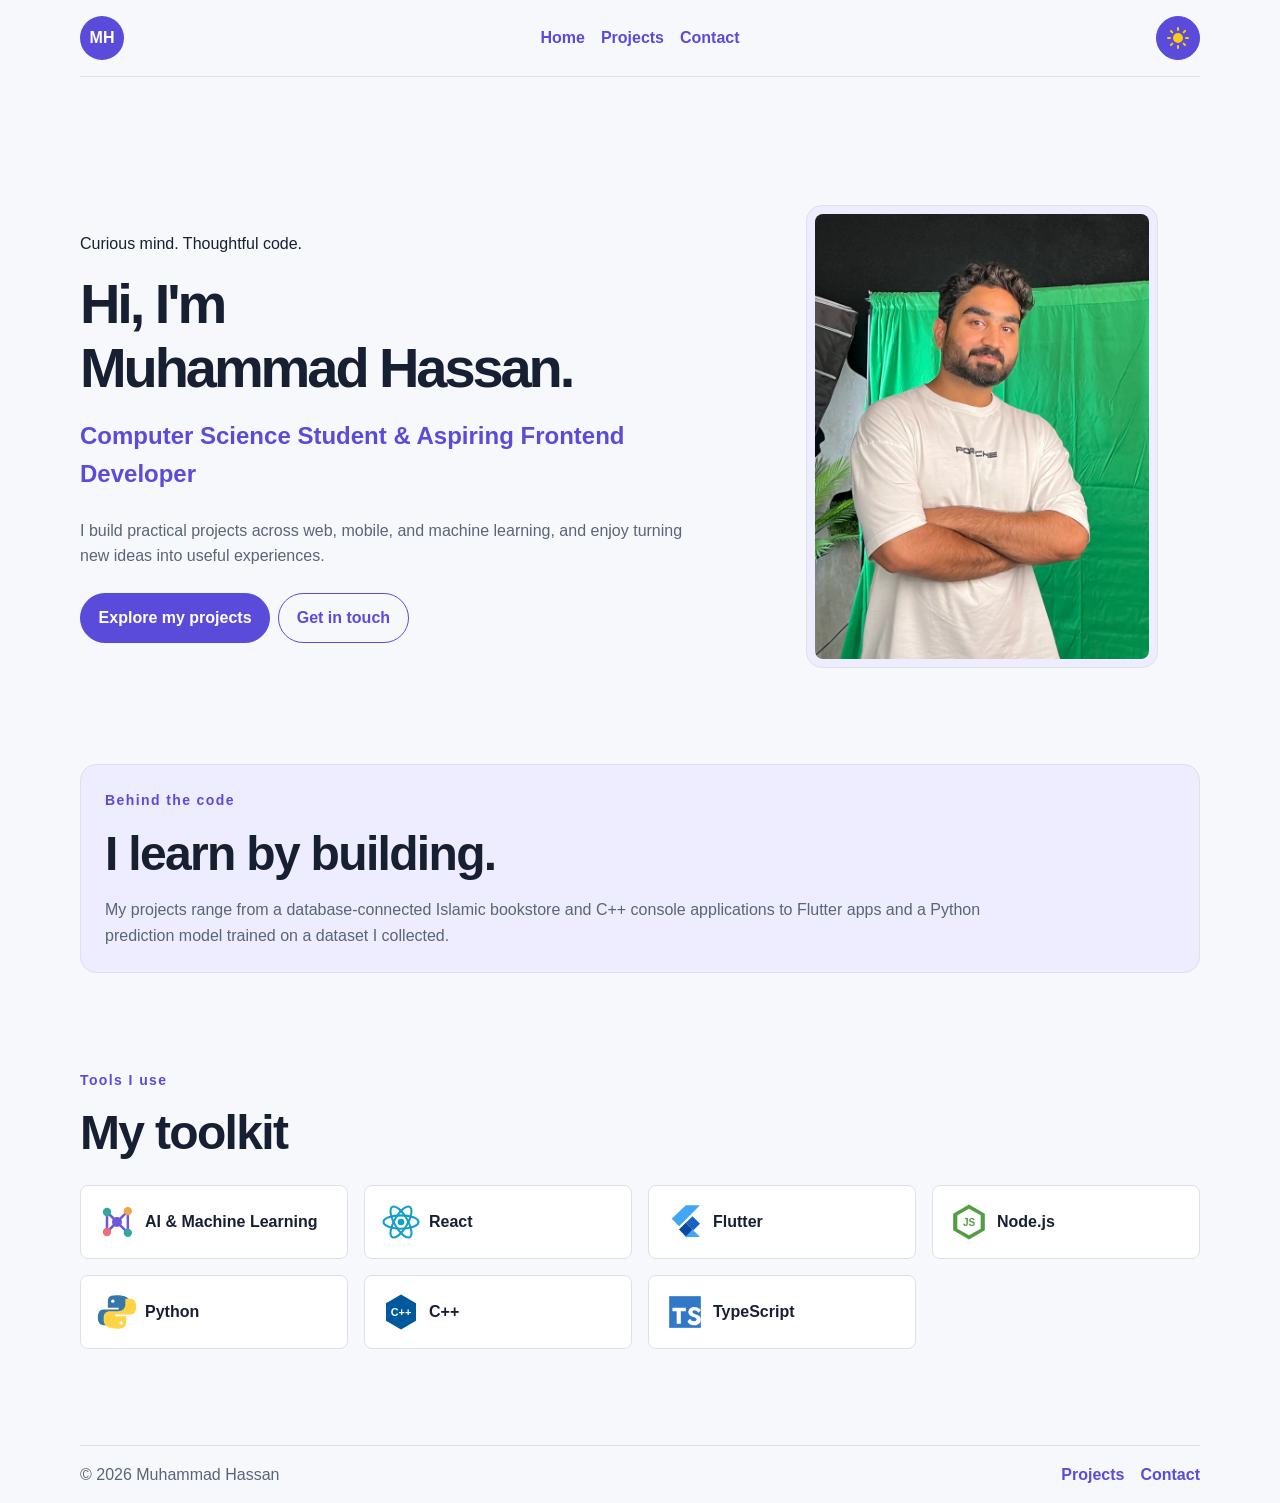
<file: index.html>
<!doctype html>
<html lang="en">
  <head>
    <meta charset="utf-8">
    <meta name="viewport" content="width=device-width, initial-scale=1">
    <meta name="description" content="Meet Muhammad Hassan, a computer science student exploring software development, AI, and machine learning.">
    <title>Muhammad Hassan | Home</title>
    <link rel="icon" href="favicon.ico" sizes="any">
    <link rel="icon" href="assets/icons/code.svg" type="image/svg+xml">
    <link rel="stylesheet" href="styles.css">
    <script src="theme.js" defer></script>
  </head>
  <body>
    <header>
      <a href="index.html" aria-label="Muhammad Hassan home">MH</a>
      <nav aria-label="Main navigation">
        <ul>
          <li><a href="index.html" aria-current="page">Home</a></li>
          <li><a href="projects.html">Projects</a></li>
          <li><a href="contact.html">Contact</a></li>
        </ul>
      </nav>
      <button class="theme-toggle" id="theme-toggle" type="button" aria-label="Toggle dark mode" aria-pressed="false"><img class="theme-icon theme-icon-sun" src="assets/icons/sun.svg" alt="" width="24" height="24"><img class="theme-icon theme-icon-moon" src="assets/icons/moon.svg" alt="" width="24" height="24"></button>
    </header>

    <main>
      <section class="home-hero" aria-labelledby="intro-heading">
        <div class="hero-copy">
          <p class="hero-kicker">Curious mind. Thoughtful code.</p>
          <h1 id="intro-heading">Hi, I'm<br>Muhammad Hassan.</h1>
          <p class="hero-role">Computer Science Student &amp; Aspiring Frontend Developer</p>
          <p class="hero-description">I build practical projects across web, mobile, and machine learning, and enjoy turning new ideas into useful experiences.</p>
          <div class="hero-actions">
            <a class="button-link" href="projects.html">Explore my projects</a>
            <a class="button-link button-link-secondary" href="contact.html">Get in touch</a>
          </div>
        </div>
        <div class="profile-frame">
          <img class="profile-photo" src="assets/images/hassan.webp" alt="Muhammad Hassan, computer science student" width="418" height="557" fetchpriority="high">
        </div>
      </section>

      <section class="about-section" aria-labelledby="about-heading">
        <p class="section-kicker">Behind the code</p>
        <h2 id="about-heading">I learn by building.</h2>
        <p>My projects range from a database-connected Islamic bookstore and C++ console applications to Flutter apps and a Python prediction model trained on a dataset I collected.</p>
      </section>

      <section class="skills-section" aria-labelledby="skills-heading">
        <p class="section-kicker">Tools I use</p>
        <h2 id="skills-heading">My toolkit</h2>
        <ul class="skill-grid">
          <li><img src="assets/technologies/ai-ml.svg" alt="AI and machine learning icon" width="48" height="48"><span>AI &amp; Machine Learning</span></li>
          <li><img src="assets/technologies/react.svg" alt="React icon" width="48" height="48"><span>React</span></li>
          <li><img src="assets/technologies/flutter.svg" alt="Flutter icon" width="48" height="48"><span>Flutter</span></li>
          <li><img src="assets/technologies/node.svg" alt="Node.js icon" width="48" height="48"><span>Node.js</span></li>
          <li><img src="assets/technologies/python.svg" alt="Python icon" width="48" height="48"><span>Python</span></li>
          <li><img src="assets/technologies/cpp.svg" alt="C++ icon" width="48" height="48"><span>C++</span></li>
          <li><img src="assets/technologies/typescript.svg" alt="TypeScript icon" width="48" height="48"><span>TypeScript</span></li>
        </ul>
      </section>
    </main>

    <footer>
      <p>&copy; 2026 Muhammad Hassan</p>
      <nav aria-label="Footer navigation">
        <ul>
          <li><a href="projects.html">Projects</a></li>
          <li><a href="contact.html">Contact</a></li>
        </ul>
      </nav>
    </footer>
  </body>
</html>
</file>
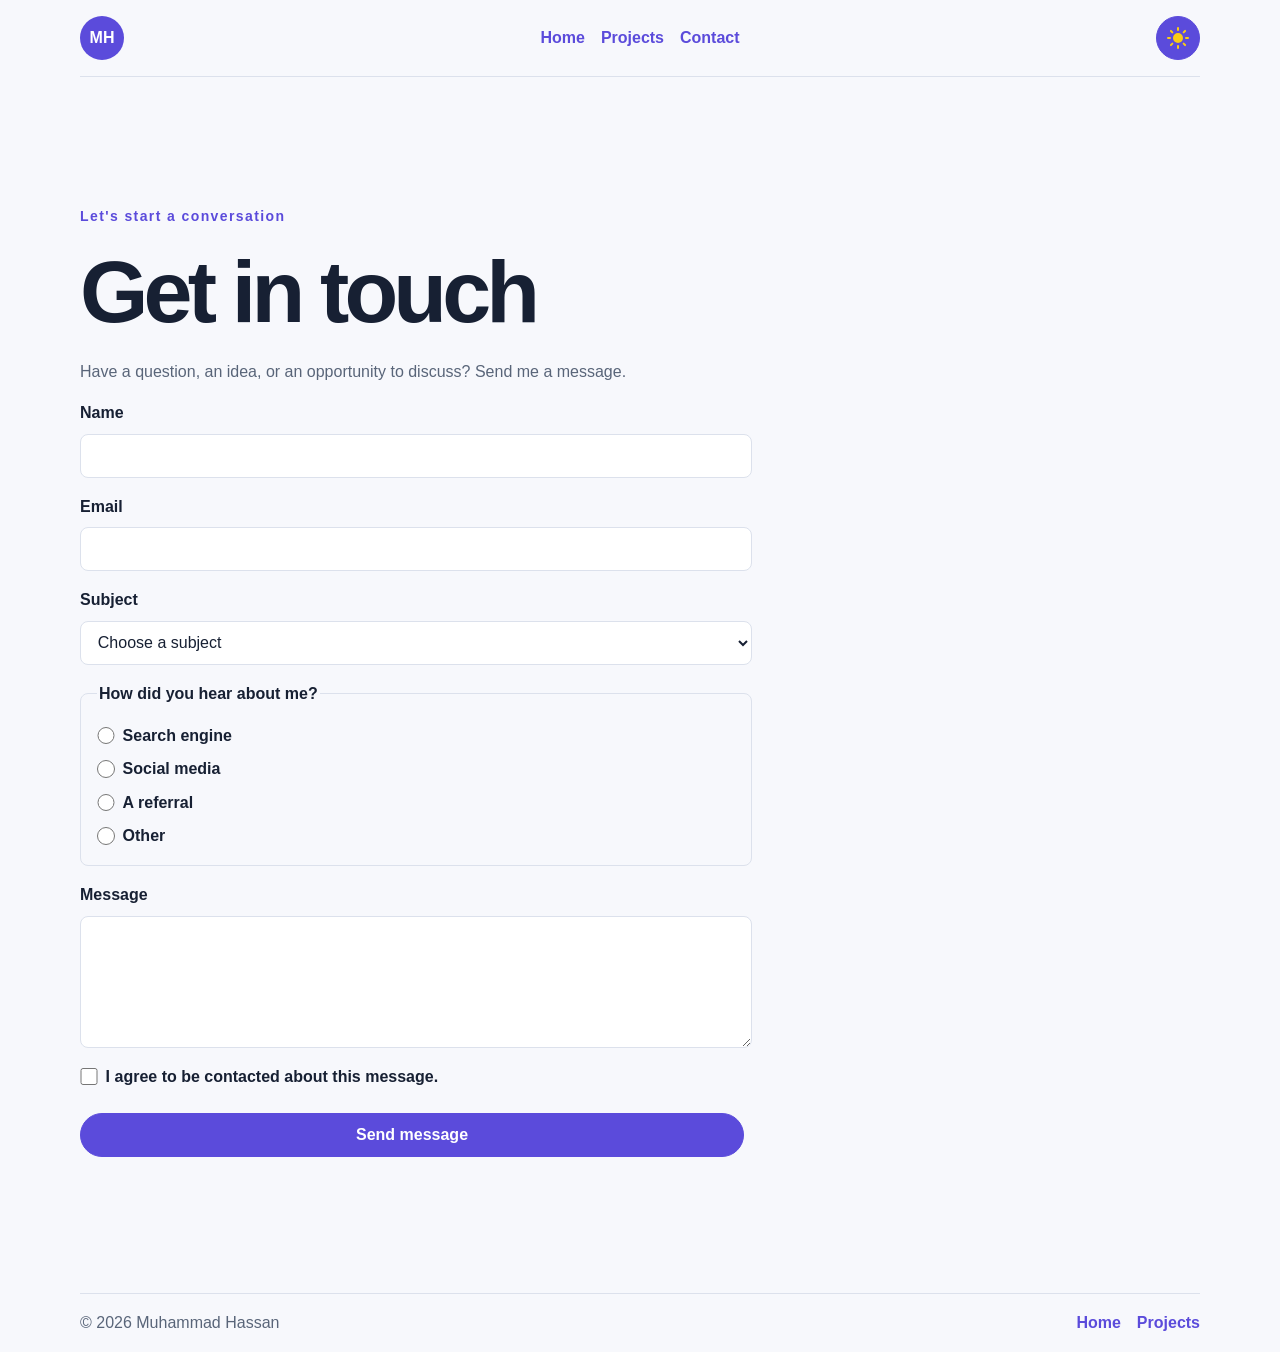
<file: contact.html>
<!doctype html>
<html lang="en">
  <head>
    <meta charset="utf-8">
    <meta name="viewport" content="width=device-width, initial-scale=1">
    <meta name="description" content="Contact Muhammad Hassan about software, web, mobile, and AI projects.">
    <title>Muhammad Hassan | Contact</title>
    <link rel="icon" href="favicon.ico" sizes="any">
    <link rel="icon" href="assets/icons/code.svg" type="image/svg+xml">
    <link rel="stylesheet" href="styles.css">
    <script src="theme.js" defer></script>
  </head>
  <body>
    <header>
      <a href="index.html" aria-label="Muhammad Hassan home">MH</a>
      <nav aria-label="Main navigation">
        <ul>
          <li><a href="index.html">Home</a></li>
          <li><a href="projects.html">Projects</a></li>
          <li><a href="contact.html" aria-current="page">Contact</a></li>
        </ul>
      </nav>
      <button class="theme-toggle" id="theme-toggle" type="button" aria-label="Toggle dark mode" aria-pressed="false"><img class="theme-icon theme-icon-sun" src="assets/icons/sun.svg" alt="" width="24" height="24"><img class="theme-icon theme-icon-moon" src="assets/icons/moon.svg" alt="" width="24" height="24"></button>
    </header>

    <main>
      <section aria-labelledby="contact-heading">
        <p>Let's start a conversation</p>
        <h1 id="contact-heading">Get in touch</h1>
        <p>Have a question, an idea, or an opportunity to discuss? Send me a message.</p>

        <form id="contact-form" novalidate>
          <div>
            <label for="name">Name</label>
            <input id="name" name="name" type="text" autocomplete="name" required minlength="3" aria-describedby="name-error" aria-invalid="false">
            <p class="field-error" id="name-error" aria-live="polite" hidden></p>
          </div>
          <div>
            <label for="email">Email</label>
            <input id="email" name="email" type="email" autocomplete="email" required aria-describedby="email-error" aria-invalid="false">
            <p class="field-error" id="email-error" aria-live="polite" hidden></p>
          </div>
          <div>
            <label for="subject">Subject</label>
            <select id="subject" name="subject" required aria-describedby="subject-error" aria-invalid="false">
              <option value="" selected disabled>Choose a subject</option>
              <option value="project">Project discussion</option>
              <option value="opportunity">Opportunity</option>
              <option value="question">A question</option>
              <option value="other">Other</option>
            </select>
            <p class="field-error" id="subject-error" aria-live="polite" hidden></p>
          </div>
          <fieldset aria-describedby="source-error">
            <legend>How did you hear about me?</legend>
            <div>
              <input id="source-search" name="source" type="radio" value="search" required aria-invalid="false">
              <label for="source-search">Search engine</label>
            </div>
            <div>
              <input id="source-social" name="source" type="radio" value="social" aria-invalid="false">
              <label for="source-social">Social media</label>
            </div>
            <div>
              <input id="source-referral" name="source" type="radio" value="referral" aria-invalid="false">
              <label for="source-referral">A referral</label>
            </div>
            <div>
              <input id="source-other" name="source" type="radio" value="other" aria-invalid="false">
              <label for="source-other">Other</label>
            </div>
            <p class="field-error" id="source-error" aria-live="polite" hidden></p>
          </fieldset>
          <div>
            <label for="message">Message</label>
            <textarea id="message" name="message" rows="6" required minlength="20" aria-describedby="message-error" aria-invalid="false"></textarea>
            <p class="field-error" id="message-error" aria-live="polite" hidden></p>
          </div>
          <div class="consent-row">
            <input id="consent" name="consent" type="checkbox" required aria-describedby="consent-error" aria-invalid="false">
            <label for="consent">I agree to be contacted about this message.</label>
          </div>
          <p class="field-error" id="consent-error" aria-live="polite" hidden></p>
          <button type="submit">Send message</button>
          <p id="form-status" aria-live="polite"></p>
        </form>
      </section>
    </main>

    <footer>
      <p>&copy; 2026 Muhammad Hassan</p>
      <nav aria-label="Footer navigation">
        <ul>
          <li><a href="index.html">Home</a></li>
          <li><a href="projects.html">Projects</a></li>
        </ul>
      </nav>
    </footer>
    <script src="contact.js" defer></script>
  </body>
</html>
</file>
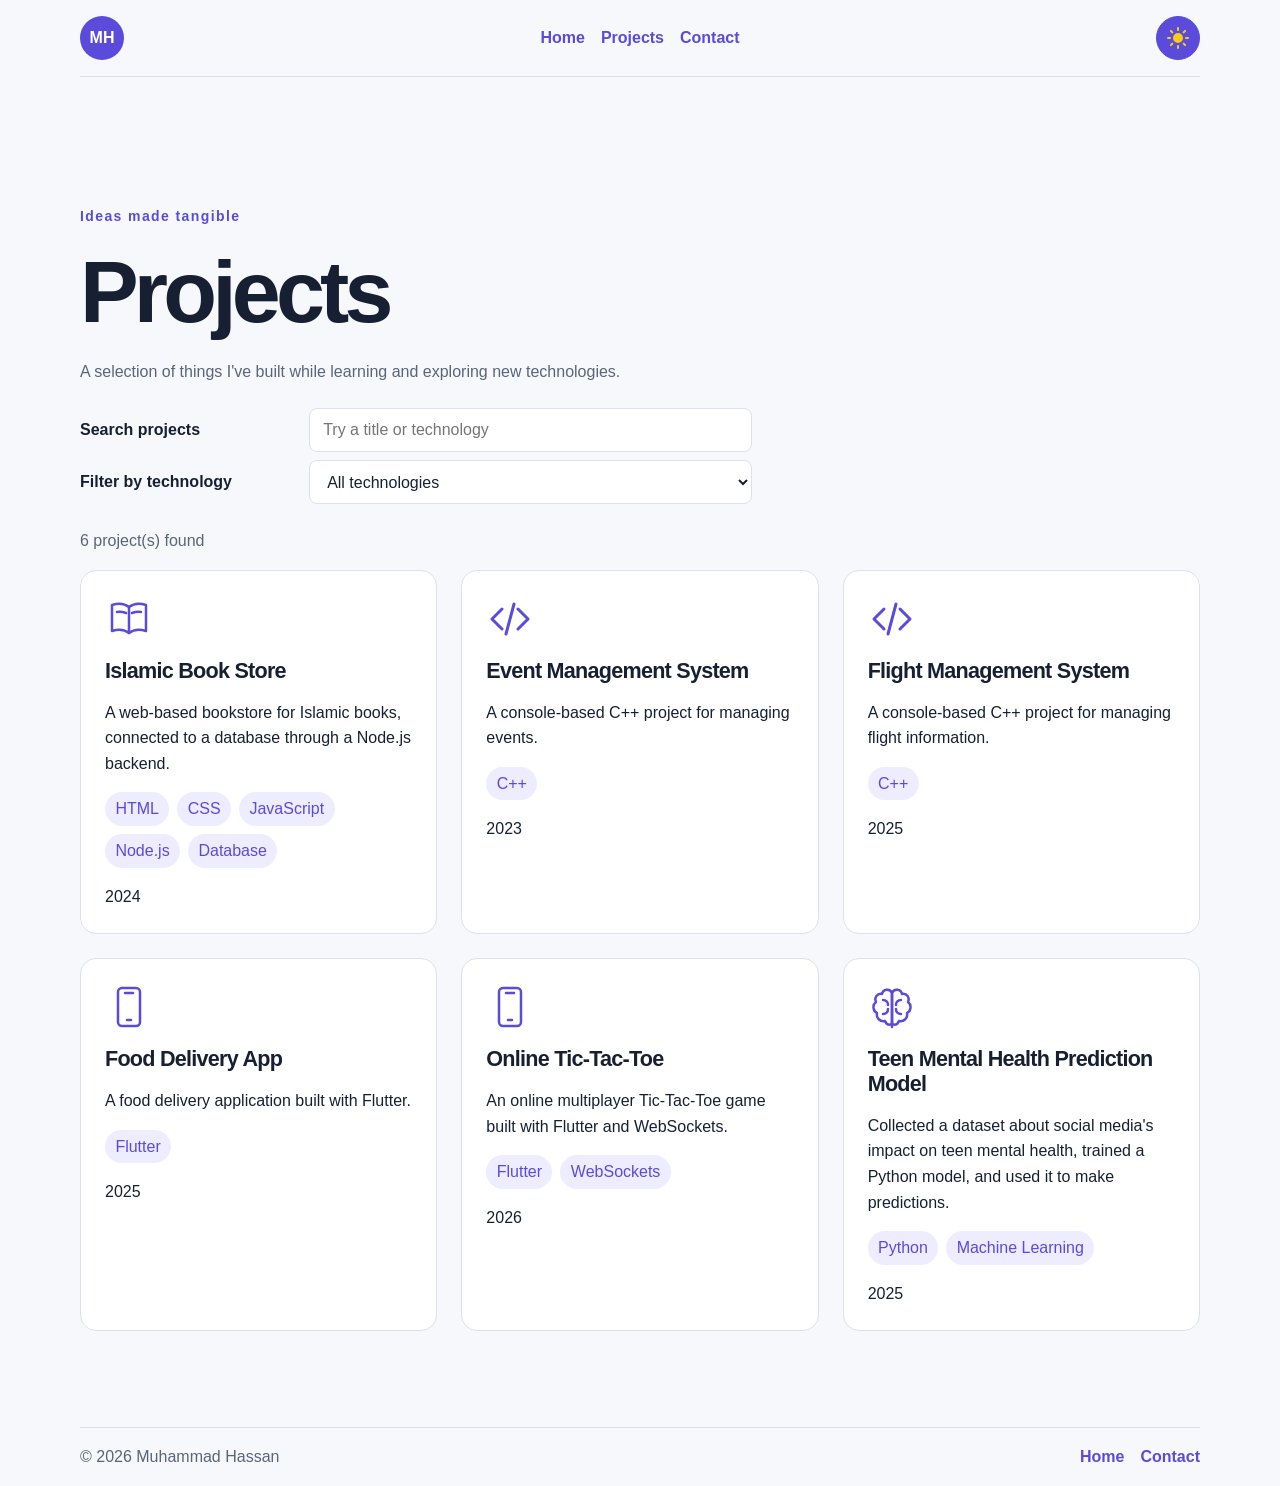
<file: projects.html>
<!doctype html>
<html lang="en">
  <head>
    <meta charset="utf-8">
    <meta name="viewport" content="width=device-width, initial-scale=1">
    <meta name="description" content="Browse projects by Muhammad Hassan, a computer science student exploring software development, AI, and machine learning.">
    <title>Muhammad Hassan | Projects</title>
    <link rel="icon" href="favicon.ico" sizes="any">
    <link rel="icon" href="assets/icons/code.svg" type="image/svg+xml">
    <link rel="stylesheet" href="styles.css">
    <script src="theme.js" defer></script>
  </head>
  <body>
    <header>
      <a href="index.html" aria-label="Muhammad Hassan home">MH</a>
      <nav aria-label="Main navigation">
        <ul>
          <li><a href="index.html">Home</a></li>
          <li><a href="projects.html" aria-current="page">Projects</a></li>
          <li><a href="contact.html">Contact</a></li>
        </ul>
      </nav>
      <button class="theme-toggle" id="theme-toggle" type="button" aria-label="Toggle dark mode" aria-pressed="false"><img class="theme-icon theme-icon-sun" src="assets/icons/sun.svg" alt="" width="24" height="24"><img class="theme-icon theme-icon-moon" src="assets/icons/moon.svg" alt="" width="24" height="24"></button>
    </header>

    <main>
      <section aria-labelledby="projects-heading">
        <p>Ideas made tangible</p>
        <h1 id="projects-heading">Projects</h1>
        <p>A selection of things I've built while learning and exploring new technologies.</p>
        <div id="project-controls">
          <label for="project-search">Search projects</label>
          <input id="project-search" name="search" type="search" placeholder="Try a title or technology">
          <label for="technology-filter">Filter by technology</label>
          <select id="technology-filter" name="technology">
            <option value="all">All technologies</option>
          </select>
        </div>
        <p id="project-result-count" aria-live="polite"></p>
        <div id="project-grid" class="project-grid" aria-label="Project list"></div>
      </section>
    </main>

    <footer>
      <p>&copy; 2026 Muhammad Hassan</p>
      <nav aria-label="Footer navigation">
        <ul>
          <li><a href="index.html">Home</a></li>
          <li><a href="contact.html">Contact</a></li>
        </ul>
      </nav>
    </footer>
    <script src="projects.js" defer></script>
  </body>
</html>
</file>
<file: styles.css>
*,
*::before,
*::after {
  box-sizing: border-box;
}

:root {
  --color-page: #f7f8fc;
  --color-surface: #ffffff;
  --color-text: #172033;
  --color-muted: #596579;
  --color-accent: #5b4bdb;
  --color-accent-hover: #4435b8;
  --color-on-accent: #ffffff;
  --color-border: #dce1ec;
  --color-highlight: #eeecff;
  --color-focus: #d45b21;
  --color-error: #b42318;
  --radius-small: 0.5rem;
  --radius-card: 1rem;
  --radius-pill: 999px;
  --space-1: 0.5rem;
  --space-2: 1rem;
  --space-3: 1.5rem;
  --space-4: 2rem;
  --space-5: 3rem;
  --content-width: 70rem;
}

@media (prefers-color-scheme: dark) {
  :root {
    --color-page: #0b1120;
    --color-surface: #141e30;
    --color-text: #e2e8f0;
    --color-muted: #a8b3c6;
    --color-accent: #b4a8ff;
    --color-accent-hover: #cbc2ff;
    --color-on-accent: #17132f;
    --color-border: #2b3850;
    --color-highlight: #282243;
    --color-focus: #ffb38a;
    --color-error: #ff958c;
  }
}

:root[data-theme="light"] {
  --color-page: #f7f8fc;
  --color-surface: #ffffff;
  --color-text: #172033;
  --color-muted: #596579;
  --color-accent: #5b4bdb;
  --color-accent-hover: #4435b8;
  --color-on-accent: #ffffff;
  --color-border: #dce1ec;
  --color-highlight: #eeecff;
  --color-focus: #d45b21;
  --color-error: #b42318;
}

:root[data-theme="dark"] {
  --color-page: #0b1120;
  --color-surface: #141e30;
  --color-text: #e2e8f0;
  --color-muted: #a8b3c6;
  --color-accent: #b4a8ff;
  --color-accent-hover: #cbc2ff;
  --color-on-accent: #17132f;
  --color-border: #2b3850;
  --color-highlight: #282243;
  --color-focus: #ffb38a;
  --color-error: #ff958c;
}

body {
  min-height: 100vh;
  margin: 0;
  background: var(--color-page);
  color: var(--color-text);
  font-family: "Segoe UI", Arial, sans-serif;
  line-height: 1.6;
}

img {
  display: block;
  max-width: 100%;
  height: auto;
}

a {
  color: var(--color-accent);
}

a:hover {
  color: var(--color-accent-hover);
}

:focus-visible {
  outline: 3px solid var(--color-focus);
}

header,
footer {
  display: flex;
  align-items: center;
  justify-content: space-between;
  gap: var(--space-2);
  width: 90%;
  max-width: var(--content-width);
  margin: 0 auto;
  padding-top: var(--space-2);
  padding-bottom: var(--space-2);
}

header {
  flex-wrap: wrap;
  border-bottom: 1px solid var(--color-border);
}

header > a {
  display: grid;
  width: 2.75rem;
  place-items: center;
  height: 2.75rem;
  border-radius: 50%;
  background: var(--color-accent);
  color: var(--color-on-accent);
  font-weight: 800;
  text-decoration: none;
}

header > a:hover {
  background: var(--color-accent-hover);
  color: var(--color-on-accent);
}

nav ul,
footer ul {
  display: flex;
  flex-wrap: wrap;
  gap: var(--space-2);
  margin: 0;
  padding: 0;
  list-style: none;
}

nav a {
  font-weight: 600;
  text-decoration: none;
}

main {
  width: 90%;
  max-width: var(--content-width);
  margin: 0 auto;
}

main > section {
  padding-top: clamp(2.5rem, 8vw, 6rem);
  padding-bottom: clamp(2.5rem, 8vw, 6rem);
}

h1,
h2,
h3,
p {
  margin-top: 0;
}

h1,
h2,
h3 {
  line-height: 1.15;
}

h1 {
  max-width: 40rem;
  margin-bottom: var(--space-2);
  font-size: clamp(2.5rem, 9vw, 5.5rem);
  letter-spacing: -0.055em;
}

h2 {
  margin-bottom: var(--space-2);
  font-size: clamp(1.75rem, 5vw, 3rem);
  letter-spacing: -0.035em;
}

main > section > p:first-child {
  color: var(--color-accent);
  font-size: 0.875rem;
  font-weight: 800;
  letter-spacing: 0.1em;
}

main > section > p {
  max-width: 40rem;
  color: var(--color-muted);
}

main > section:first-child {
  padding-top: clamp(3rem, 12vw, 8rem);
}

.home-hero {
  display: grid;
  grid-template-columns: 1fr;
  align-items: center;
  gap: var(--space-4);
}

.hero-copy h1 {
  max-width: 34rem;
  font-size: clamp(2rem, 6vw, 3.5rem);
}

.hero-role {
  color: var(--color-accent);
  font-size: clamp(1.15rem, 3vw, 1.5rem);
  font-weight: 700;
}

.hero-description {
  max-width: 38rem;
  color: var(--color-muted);
}

.hero-actions {
  display: flex;
  flex-wrap: wrap;
  gap: var(--space-1);
  margin-top: var(--space-3);
}

.hero-actions .button-link {
  margin: 0;
}

.profile-frame {
  width: 100%;
  max-width: 22rem;
  margin: 0 auto;
  padding: var(--space-1);
  border: 1px solid var(--color-border);
  border-radius: var(--radius-card);
  background: var(--color-highlight);
}

.profile-photo {
  width: 100%;
  border-radius: var(--radius-small);
}

.about-section {
  padding: var(--space-3);
  border: 1px solid var(--color-border);
  border-radius: var(--radius-card);
  background: var(--color-highlight);
}

.about-section p:last-child {
  max-width: 55rem;
  margin-bottom: 0;
  color: var(--color-muted);
}

.section-kicker {
  color: var(--color-accent);
  font-size: 0.875rem;
  font-weight: 800;
  letter-spacing: 0.1em;
}

.skill-grid {
  display: grid;
  grid-template-columns: repeat(2, minmax(0, 1fr));
  gap: var(--space-2);
  margin: var(--space-3) 0 0;
  padding: 0;
  list-style: none;
}

.skill-grid li {
  display: flex;
  align-items: center;
  gap: var(--space-1);
  padding: var(--space-2);
  border: 1px solid var(--color-border);
  border-radius: var(--radius-small);
  background: var(--color-surface);
  font-weight: 700;
}

.skill-grid img {
  width: 2.5rem;
  height: 2.5rem;
}

.button-link,
button {
  display: inline-flex;
  min-height: 2.75rem;
  align-items: center;
  justify-content: center;
  margin: var(--space-1) var(--space-1) var(--space-1) 0;
  padding: 0.7rem 1.1rem;
  border: 1px solid var(--color-accent);
  border-radius: var(--radius-pill);
  background: var(--color-accent);
  color: var(--color-on-accent);
  font-family: inherit;
  font-size: 1rem;
  font-weight: 700;
  text-decoration: none;
}

.button-link:hover,
button:hover {
  background: var(--color-accent-hover);
  color: var(--color-on-accent);
}

.button-link-secondary {
  background: transparent;
  color: var(--color-accent);
}

.theme-toggle {
  width: 2.75rem;
  height: 2.75rem;
  margin: 0;
  padding: 0.5rem;
}

.theme-toggle img {
  width: 1.5rem;
  height: 1.5rem;
}

.theme-icon-moon {
  display: none;
}

:root[data-theme="dark"] .theme-icon-sun {
  display: none;
}

:root[data-theme="dark"] .theme-icon-moon {
  display: block;
}

main ul {
  padding-left: 1.25rem;
}

#project-controls {
  display: grid;
  gap: var(--space-1);
  max-width: 42rem;
  margin-top: var(--space-3);
  margin-bottom: var(--space-3);
}

label,
legend {
  font-weight: 700;
}

input,
select,
textarea {
  width: 100%;
  min-height: 2.75rem;
  padding: 0.7rem 0.8rem;
  border: 1px solid var(--color-border);
  border-radius: var(--radius-small);
  background: var(--color-surface);
  color: var(--color-text);
  font-family: inherit;
  font-size: 1rem;
}

.project-grid {
  display: grid;
  grid-template-columns: minmax(0, 1fr);
  gap: var(--space-2);
}

.project-card {
  padding: var(--space-3);
  border: 1px solid var(--color-border);
  border-radius: var(--radius-card);
  background: var(--color-surface);
  transition: transform 0.2s, box-shadow 0.2s;
  animation: fadeInUp 0.4s ease-out;
}

@keyframes fadeInUp {
  from {
    opacity: 0;
    transform: translateY(12px);
  }
  to {
    opacity: 1;
    transform: translateY(0);
  }
}

@media (prefers-reduced-motion: reduce) {
  *,
  *::before,
  *::after {
    animation-duration: 0.01ms !important;
    animation-iteration-count: 1 !important;
    transition-duration: 0.01ms !important;
    scroll-behavior: auto !important;
  }
}

.project-card:hover {
  transform: translateY(-4px);
  box-shadow: 0 10px 25px rgb(0 0 0 / 0.08);
}

.project-icon {
  display: block;
  width: 3rem;
  height: 3rem;
  margin-bottom: var(--space-2);
}

.project-card h2,
.project-card h3 {
  font-size: 1.35rem;
}

.project-card p:last-child {
  margin-bottom: 0;
}

.project-tech {
  display: flex;
  flex-wrap: wrap;
  gap: var(--space-1);
  padding: 0;
  list-style: none;
}

.project-tech li {
  padding: 0.25rem 0.65rem;
  border-radius: var(--radius-pill);
  background: var(--color-highlight);
  color: var(--color-accent);
}

.project-empty {
  color: var(--color-muted);
}

#contact-form {
  display: grid;
  gap: var(--space-2);
  max-width: 42rem;
}

#contact-form > div {
  display: grid;
  gap: var(--space-1);
}

#contact-form fieldset {
  display: grid;
  gap: var(--space-1);
  margin: 0;
  padding: var(--space-2);
  border: 1px solid var(--color-border);
  border-radius: var(--radius-small);
}

#contact-form fieldset > div,
#contact-form .consent-row {
  display: flex;
  align-items: center;
  gap: var(--space-1);
}

#contact-form input[type="radio"],
#contact-form input[type="checkbox"] {
  width: 1.1rem;
  min-height: 1.1rem;
  margin: 0;
}

.field-error {
  margin-bottom: 0;
  color: var(--color-error);
  font-size: 0.9rem;
}

#form-status {
  color: var(--color-accent);
  font-weight: 700;
}

footer {
  flex-wrap: wrap;
  border-top: 1px solid var(--color-border);
  color: var(--color-muted);
}

footer p {
  margin: 0;
}

@media (min-width: 40rem) {
  .skill-grid {
    grid-template-columns: repeat(3, minmax(0, 1fr));
  }

  .project-grid {
    grid-template-columns: repeat(2, minmax(0, 1fr));
    gap: var(--space-3);
  }

  #project-controls {
    grid-template-columns: 1fr 2fr;
    align-items: center;
  }
}

@media (min-width: 64rem) {
  .home-hero {
    grid-template-columns: 3fr 2fr;
  }

  .skill-grid {
    grid-template-columns: repeat(4, minmax(0, 1fr));
  }

  .project-grid {
    grid-template-columns: repeat(3, minmax(0, 1fr));
  }
}
</file>
